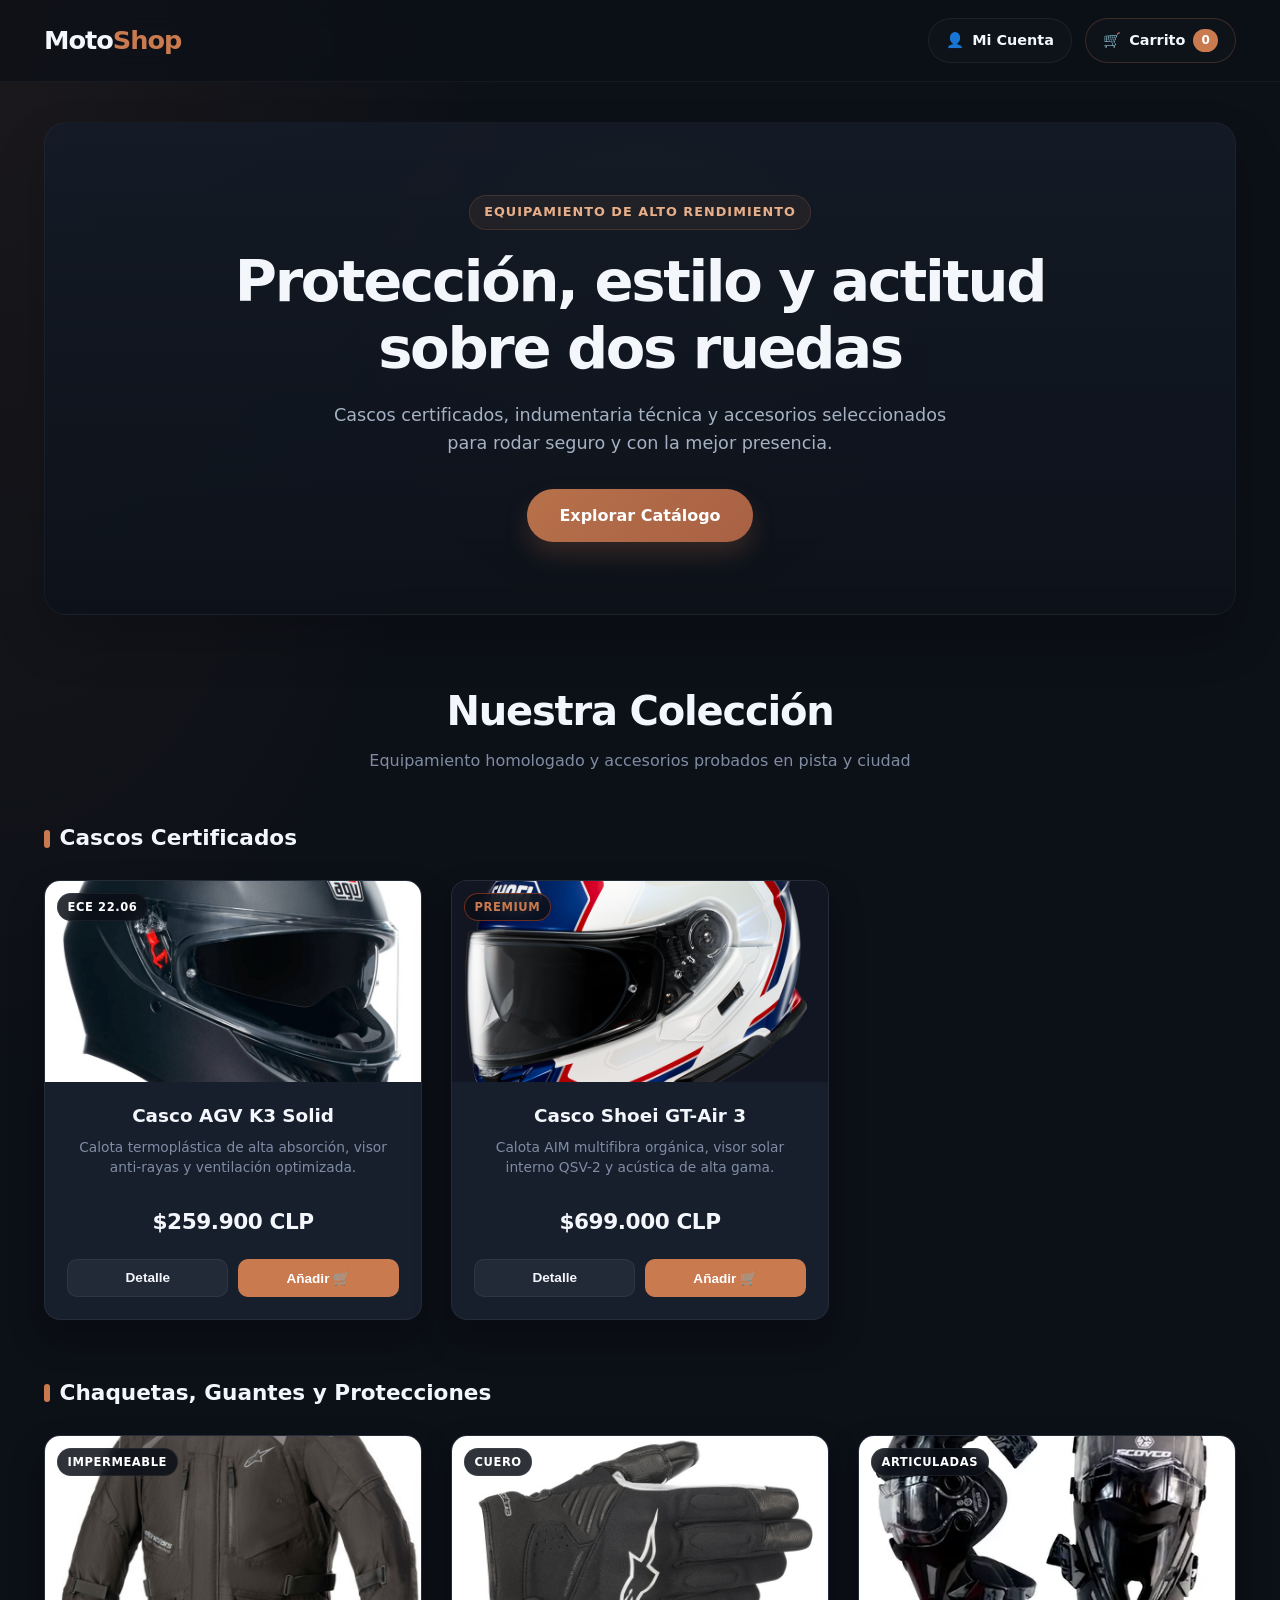
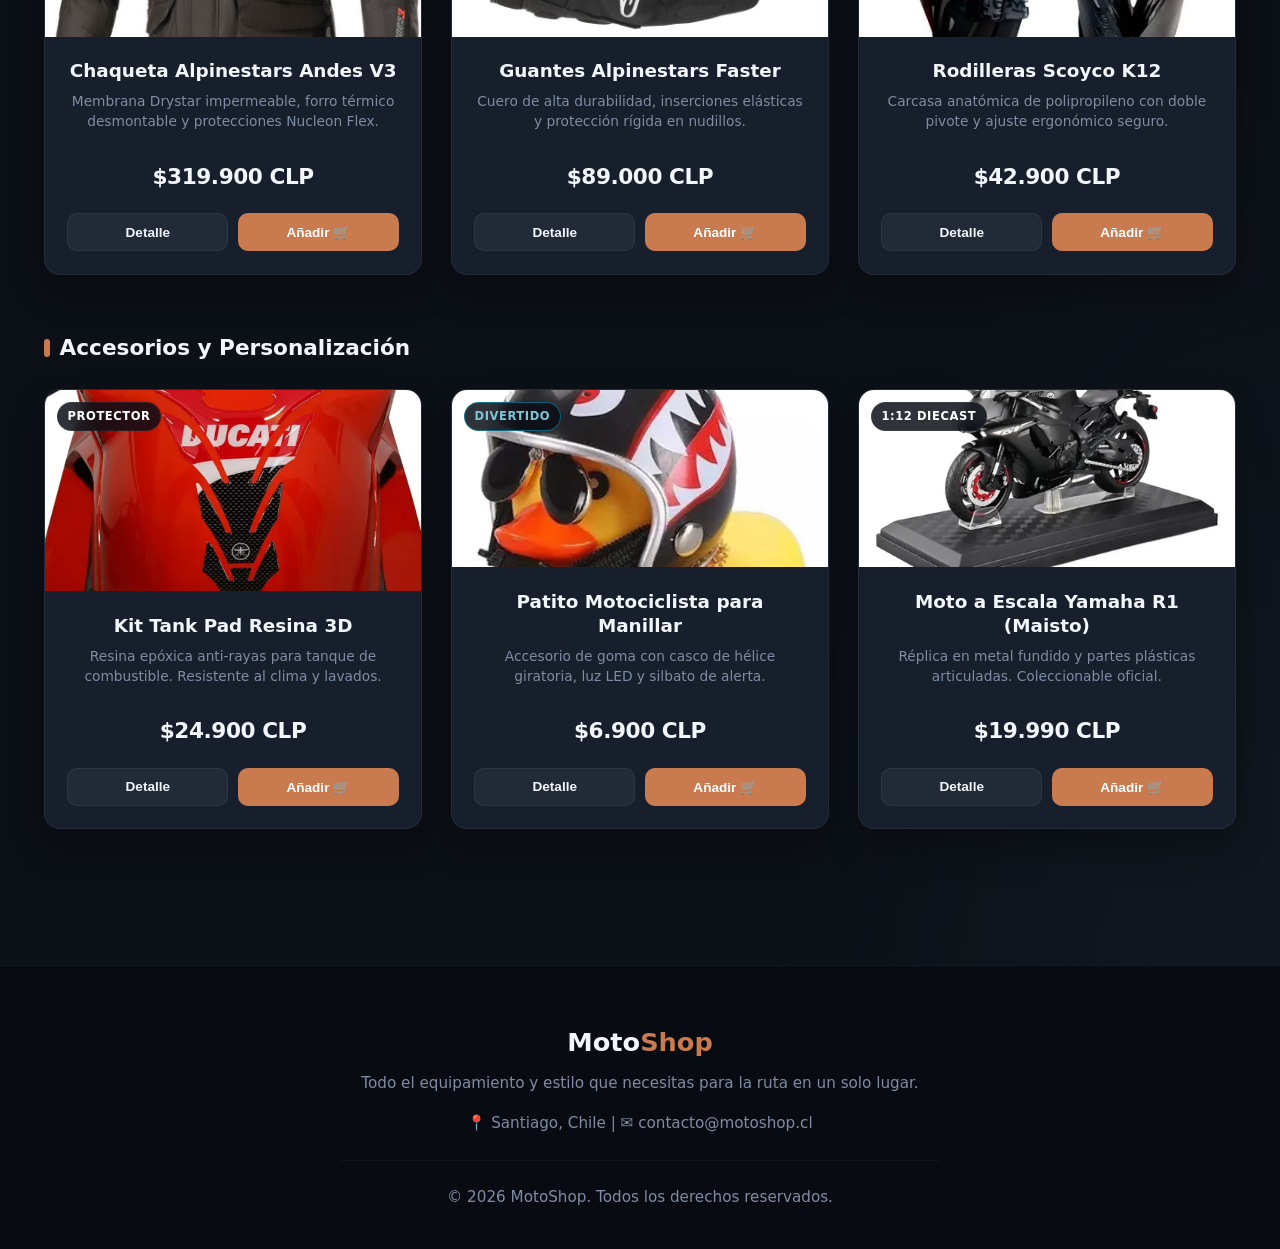
<file: index.html>
<!DOCTYPE html>
<html lang="es-CL">
<head>
    <meta charset="UTF-8">
    <meta name="viewport" content="width=device-width, initial-scale=1.0">
    <link rel="stylesheet" href="css/style.css">
    <script src="js/main.js" defer></script>
    <title>MotoShop - Equipamiento y Accesorios para Motos</title>
</head>
<body id="top">

    <header>
        <nav>
            <a href="#top" class="brand">
                Moto<span>Shop</span>
            </a>

            <div class="user-actions">
                <a href="cuenta.html" class="btn-user" title="Iniciar sesión o Registrarse">
                    <span>👤</span> Mi Cuenta
                </a>
                <a href="carrito.html" class="btn-cart" title="Ver Carrito de Compras">
                    <span>🛒</span> Carrito <span id="contador-carrito">0</span>
                </a>
            </div>
        </nav>
    </header>

    <main>
        <section class="hero">
            <span class="hero-tag">Equipamiento de alto rendimiento</span>
            <h2>Protección, estilo y actitud sobre dos ruedas</h2>
            <p>Cascos certificados, indumentaria técnica y accesorios seleccionados para rodar seguro y con la mejor presencia.</p>
            <a href="#catalogo" class="btn-hero">Explorar Catálogo</a>
        </section>

        <section id="catalogo">
            <div class="section-title">
                <h2>Nuestra Colección</h2>
                <p>Equipamiento homologado y accesorios probados en pista y ciudad</p>
            </div>

            <section class="category-block">
                <h3>Cascos Certificados</h3>
                <div class="products-grid">
                    
                    <article class="product-card">
                        <div class="img-wrapper">
                            <span class="badge">ECE 22.06</span>
                            <img src="img/Casco AGV K3 Solid.png" alt="Casco integral AGV K3 Negro Mate">
                        </div>
                        <div class="card-content">
                            <h4>Casco AGV K3 Solid</h4>
                            <p class="specs">Calota termoplástica de alta absorción, visor anti-rayas y ventilación optimizada.</p>
                            <p class="price">$259.900 CLP</p>
                            <div class="card-actions">
                                <button type="button" class="btn-secondary">Detalle</button>
                                <button type="button" class="btn-primary">Añadir 🛒</button>
                            </div>
                        </div>
                    </article>

                    <article class="product-card">
                        <div class="img-wrapper">
                            <span class="badge premium">Premium</span>
                            <img src="img/Casco Shoei GT-Air 3.png" alt="Casco Shoei GT-Air 3">
                        </div>
                        <div class="card-content">
                            <h4>Casco Shoei GT-Air 3</h4>
                            <p class="specs">Calota AIM multifibra orgánica, visor solar interno QSV-2 y acústica de alta gama.</p>
                            <p class="price">$699.000 CLP</p>
                            <div class="card-actions">
                                <button type="button" class="btn-secondary">Detalle</button>
                                <button type="button" class="btn-primary">Añadir 🛒</button>
                            </div>
                        </div>
                    </article>

                </div>
            </section>

            <section class="category-block">
                <h3>Chaquetas, Guantes y Protecciones</h3>
                <div class="products-grid">
                    
                    <article class="product-card">
                        <div class="img-wrapper">
                            <span class="badge">Impermeable</span>
                            <img src="img/Chaqueta Alpinestar Andes V3.jpg" alt="Chaqueta Alpinestars Andes V3">
                        </div>
                        <div class="card-content">
                            <h4>Chaqueta Alpinestars Andes V3</h4>
                            <p class="specs">Membrana Drystar impermeable, forro térmico desmontable y protecciones Nucleon Flex.</p>
                            <p class="price">$319.900 CLP</p>
                            <div class="card-actions">
                                <button type="button" class="btn-secondary">Detalle</button>
                                <button type="button" class="btn-primary">Añadir 🛒</button>
                            </div>
                        </div>
                    </article>

                    <article class="product-card">
                        <div class="img-wrapper">
                            <span class="badge">Cuero</span>
                            <img src="img/Guantes Alpinestars Faster.jpg" alt="Guantes Alpinestars Faster">
                        </div>
                        <div class="card-content">
                            <h4>Guantes Alpinestars Faster</h4>
                            <p class="specs">Cuero de alta durabilidad, inserciones elásticas y protección rígida en nudillos.</p>
                            <p class="price">$89.000 CLP</p>
                            <div class="card-actions">
                                <button type="button" class="btn-secondary">Detalle</button>
                                <button type="button" class="btn-primary">Añadir 🛒</button>
                            </div>
                        </div>
                    </article>

                    <article class="product-card">
                        <div class="img-wrapper">
                            <span class="badge">Articuladas</span>
                            <img src="img/Rodilleras Scoyco K12.png" alt="Rodilleras Scoyco K12">
                        </div>
                        <div class="card-content">
                            <h4>Rodilleras Scoyco K12</h4>
                            <p class="specs">Carcasa anatómica de polipropileno con doble pivote y ajuste ergonómico seguro.</p>
                            <p class="price">$42.900 CLP</p>
                            <div class="card-actions">
                                <button type="button" class="btn-secondary">Detalle</button>
                                <button type="button" class="btn-primary">Añadir 🛒</button>
                            </div>
                        </div>
                    </article>

                </div>
            </section>

            <section class="category-block">
                <h3>Accesorios y Personalización</h3>
                <div class="products-grid">
                    
                    <article class="product-card">
                        <div class="img-wrapper">
                            <span class="badge">Protector</span>
                            <img src="img/Kit Tank Pad Resina 3D.png" alt="Kit Protectores de Estanque">
                        </div>
                        <div class="card-content">
                            <h4>Kit Tank Pad Resina 3D</h4>
                            <p class="specs">Resina epóxica anti-rayas para tanque de combustible. Resistente al clima y lavados.</p>
                            <p class="price">$24.900 CLP</p>
                            <div class="card-actions">
                                <button type="button" class="btn-secondary">Detalle</button>
                                <button type="button" class="btn-primary">Añadir 🛒</button>
                            </div>
                        </div>
                    </article>

                    <article class="product-card">
                        <div class="img-wrapper">
                            <span class="badge fun">Divertido</span>
                            <img src="img/Patito Motociclista para Manillar.png" alt="Patito motociclista de goma con casco y hélice">
                        </div>
                        <div class="card-content">
                            <h4>Patito Motociclista para Manillar</h4>
                            <p class="specs">Accesorio de goma con casco de hélice giratoria, luz LED y silbato de alerta.</p>
                            <p class="price">$6.900 CLP</p>
                            <div class="card-actions">
                                <button type="button" class="btn-secondary">Detalle</button>
                                <button type="button" class="btn-primary">Añadir 🛒</button>
                            </div>
                        </div>
                    </article>

                    <article class="product-card">
                        <div class="img-wrapper">
                            <span class="badge">1:12 Diecast</span>
                            <img src="img/Moto a Escala Yamaha R1 (Maisto).png" alt="Maqueta Yamaha YZF-R1 Maisto">
                        </div>
                        <div class="card-content">
                            <h4>Moto a Escala Yamaha R1 (Maisto)</h4>
                            <p class="specs">Réplica en metal fundido y partes plásticas articuladas. Coleccionable oficial.</p>
                            <p class="price">$19.990 CLP</p>
                            <div class="card-actions">
                                <button type="button" class="btn-secondary">Detalle</button>
                                <button type="button" class="btn-primary">Añadir 🛒</button>
                            </div>
                        </div>
                    </article>

                </div>
            </section>
        </section>
    </main>

    <footer id="contacto">
        <div class="footer-content">
            <h3>Moto<span>Shop</span></h3>
            <p>Todo el equipamiento y estilo que necesitas para la ruta en un solo lugar.</p>
            <p class="contact-info">📍 Santiago, Chile | ✉️ contacto@motoshop.cl</p>
            <p class="copyright">&copy; 2026 MotoShop. Todos los derechos reservados.</p>
        </div>
    </footer>

</body>
</html>
</file>
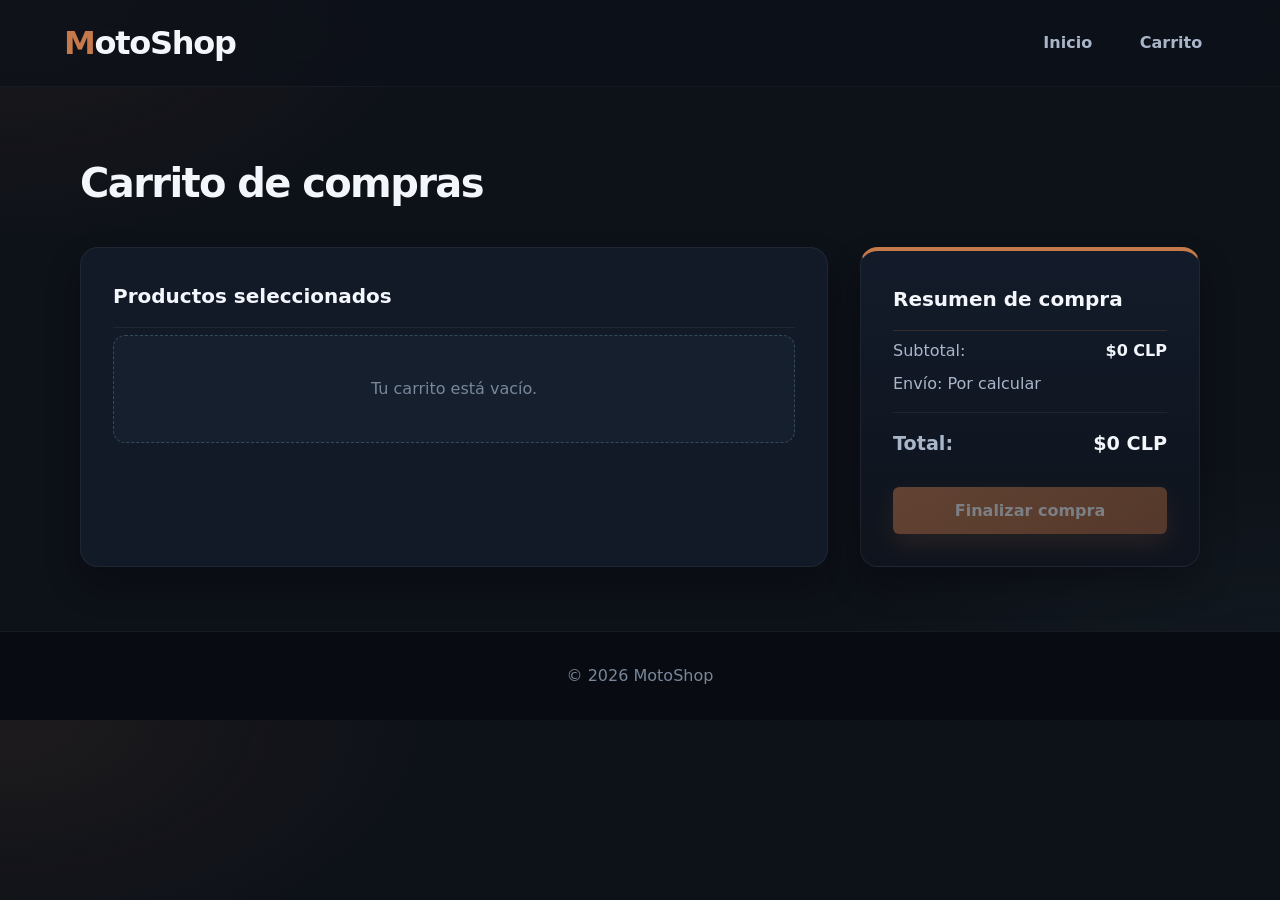
<file: carrito.html>
<!DOCTYPE html>
<html lang="es-CL">
<head>
	<meta charset="UTF-8">
	<meta name="viewport" content="width=device-width, initial-scale=1.0">
	<title>Carrito - MotoShop</title>
    <link rel="stylesheet" href="css/style-carrito.css">
	<script src="js/carrito.js" defer></script>
</head>
<body>
	<header>
		<h1>MotoShop</h1>

		<nav aria-label="Navegación principal">
			<a href="index.html">Inicio</a>
			<a href="carrito.html">Carrito</a>
		</nav>
	</header>

	<main>
		<h2>Carrito de compras</h2>

		<section aria-labelledby="productos-carrito">
			<h3 id="productos-carrito">Productos seleccionados</h3>
			<div id="carrito-productos"></div>
		</section>

		<aside aria-labelledby="resumen-compra">
			<h3 id="resumen-compra">Resumen de compra</h3>
			<p>Subtotal: <span id="subtotal-carrito">$0</span></p>
			<p>Envío: Por calcular</p>
			<p>Total: <span id="total-carrito">$0</span></p>
			<button type="button" id="finalizar-compra">Finalizar compra</button>
		</aside>
	</main>

	<section id="confirmacion-compra" class="confirmacion-compra" hidden aria-live="polite" aria-labelledby="titulo-confirmacion">
		<div class="confirmacion-contenido" role="dialog" aria-modal="true">
			<div class="check-exito" aria-hidden="true"><span>✓</span></div>
			<h2 id="titulo-confirmacion">¡Compra realizada!</h2>
			<p>Tu compra ha sido procesada correctamente.</p>
			<button type="button" id="cerrar-confirmacion">Continuar comprando</button>
		</div>
	</section>

	<footer>
		<p>&copy; 2026 MotoShop</p>
	</footer>
</body>
</html>
</file>
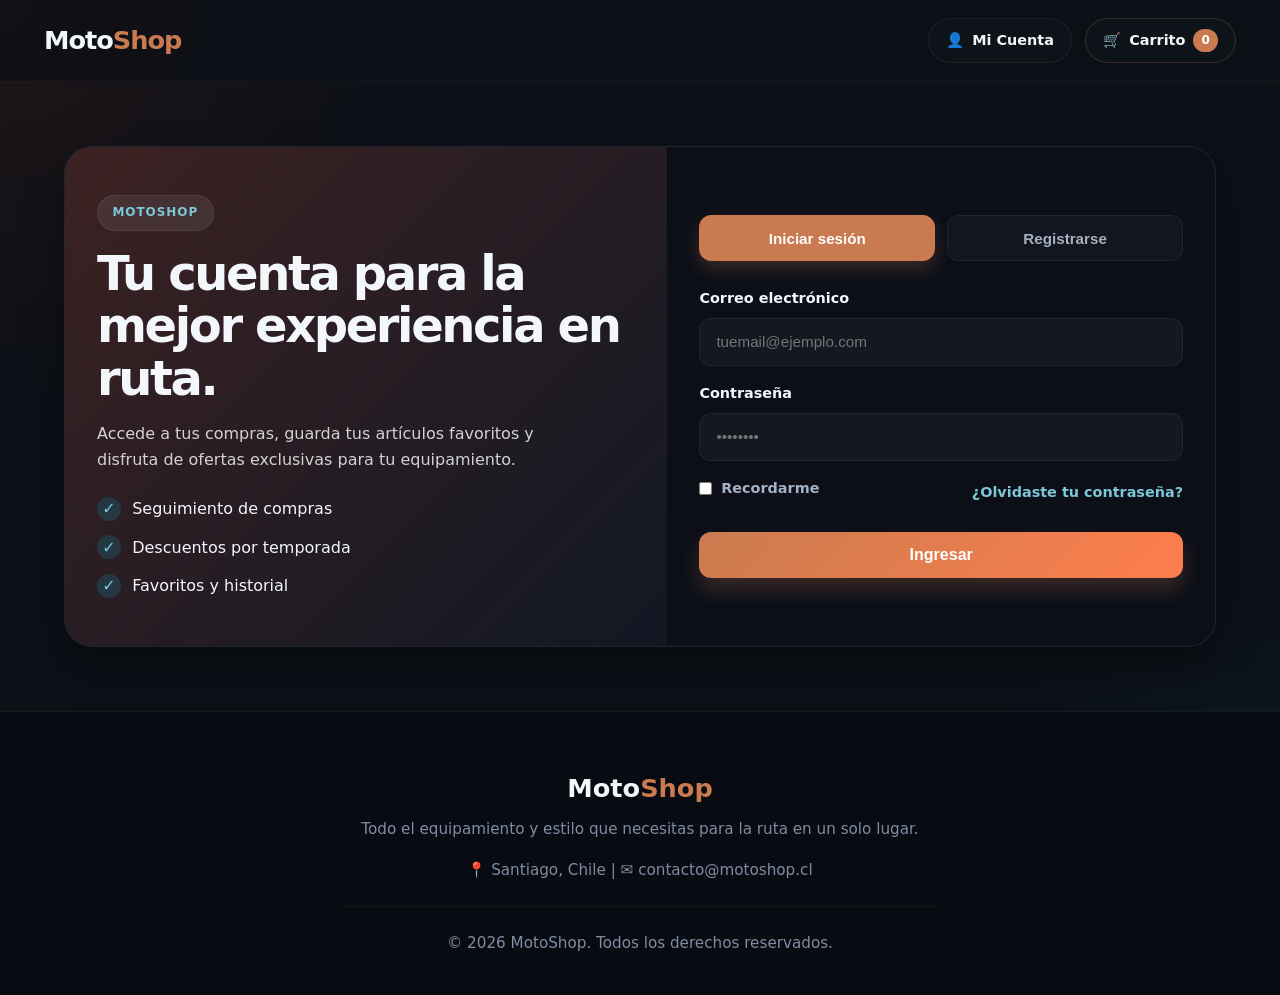
<file: cuenta.html>
<!DOCTYPE html>
<html lang="es-CL">
<head>
    <meta charset="UTF-8">
    <meta name="viewport" content="width=device-width, initial-scale=1.0">
    <link rel="stylesheet" href="css/style.css">
    <title>MotoShop - Mi Cuenta</title>
</head>
<body class="account-page">
    <header>
        <nav>
            <a href="index.html" class="brand">Moto<span>Shop</span></a>

            <div class="user-actions">
                <a href="cuenta.html" class="btn-user" title="Iniciar sesión o Registrarse">
                    <span>👤</span> Mi Cuenta
                </a>
                <a href="carrito.html" class="btn-cart" title="Ver Carrito de Compras">
                    <span>🛒</span> Carrito <span id="contador-carrito">0</span>
                </a>
            </div>
        </nav>
    </header>

    <main class="auth-page">
        <section class="auth-shell">
            <div class="auth-visual">
                <span class="eyebrow">MotoShop</span>
                <h1>Tu cuenta para la mejor experiencia en ruta.</h1>
                <p>Accede a tus compras, guarda tus artículos favoritos y disfruta de ofertas exclusivas para tu equipamiento.</p>

                <ul class="auth-benefits">
                    <li>Seguimiento de compras</li>
                    <li>Descuentos por temporada</li>
                    <li>Favoritos y historial</li>
                </ul>
            </div>

            <div class="auth-card">
                <div class="auth-tabs" role="tablist" aria-label="Opciones de cuenta">
                    <button type="button" class="tab-button active" data-tab="login" aria-selected="true">Iniciar sesión</button>
                    <button type="button" class="tab-button" data-tab="register" aria-selected="false">Registrarse</button>
                </div>

                <form class="auth-form active" id="login-form">
                    <div class="form-group">
                        <label for="login-email">Correo electrónico</label>
                        <input id="login-email" type="email" placeholder="tuemail@ejemplo.com" required>
                    </div>

                    <div class="form-group">
                        <label for="login-password">Contraseña</label>
                        <input id="login-password" type="password" placeholder="••••••••" required>
                    </div>

                    <div class="form-row-inline">
                        <label class="check-inline">
                            <input type="checkbox">
                            <span>Recordarme</span>
                        </label>
                        <a href="#" class="text-link">¿Olvidaste tu contraseña?</a>
                    </div>

                    <button type="submit" class="btn-submit">Ingresar</button>
                </form>

                <form class="auth-form" id="register-form">
                    <div class="input-row">
                        <div class="form-group">
                            <label for="register-name">Nombre</label>
                            <input id="register-name" type="text" placeholder="Tu nombre" required>
                        </div>
                        <div class="form-group">
                            <label for="register-lastname">Apellido</label>
                            <input id="register-lastname" type="text" placeholder="Tu apellido" required>
                        </div>
                    </div>

                    <div class="form-group">
                        <label for="register-email">Correo electrónico</label>
                        <input id="register-email" type="email" placeholder="tuemail@ejemplo.com" required>
                    </div>

                    <div class="input-row">
                        <div class="form-group">
                            <label for="register-password">Contraseña</label>
                            <input id="register-password" type="password" placeholder="Mínimo 8 caracteres" required>
                        </div>
                        <div class="form-group">
                            <label for="register-phone">Teléfono</label>
                            <input id="register-phone" type="tel" placeholder="+56 9 1234 5678">
                        </div>
                    </div>

                    <label class="check-inline register-check">
                        <input type="checkbox" required>
                        <span>Acepto términos y condiciones</span>
                    </label>

                    <button type="submit" class="btn-submit">Crear cuenta</button>
                </form>
            </div>
        </section>
    </main>

    <footer>
        <div class="footer-content">
            <h3>Moto<span>Shop</span></h3>
            <p>Todo el equipamiento y estilo que necesitas para la ruta en un solo lugar.</p>
            <p class="contact-info">📍 Santiago, Chile | ✉️ contacto@motoshop.cl</p>
            <p class="copyright">&copy; 2026 MotoShop. Todos los derechos reservados.</p>
        </div>
    </footer>

    <script>
        const tabButtons = document.querySelectorAll('.tab-button');
        const forms = document.querySelectorAll('.auth-form');

        const credencialesPorDefecto = [
            {
                email: 'admin@gmail.com',
                password: 'admin1212'
            }
        ];

        function obtenerUsuarios() {
            const guardados = JSON.parse(localStorage.getItem('motoshop-usuarios') || '[]');
            return [...credencialesPorDefecto, ...guardados];
        }

        function guardarUsuarios(usuarios) {
            localStorage.setItem('motoshop-usuarios', JSON.stringify(usuarios));
        }

        function mostrarSesionActiva() {
            const sesion = JSON.parse(localStorage.getItem('motoshop-sesion') || 'null');
            const authCard = document.querySelector('.auth-card');

            if (!authCard || !sesion || !sesion.email) return;

            authCard.innerHTML = `
                <div class="account-status">
                    <p class="status-label">Sesión activa</p>
                    <h3>Hola, ${sesion.displayName || sesion.email.split('@')[0]}</h3>
                    <p class="status-email">${sesion.email}</p>
                    <button type="button" class="logout-button" id="logout-button">Cerrar sesión</button>
                </div>
            `;

            const logoutButton = document.getElementById('logout-button');
            logoutButton?.addEventListener('click', () => {
                localStorage.removeItem('motoshop-sesion');
                window.location.reload();
            });
        }

        tabButtons.forEach((button) => {
            button.addEventListener('click', () => {
                const target = button.dataset.tab;

                tabButtons.forEach((btn) => {
                    const isActive = btn === button;
                    btn.classList.toggle('active', isActive);
                    btn.setAttribute('aria-selected', String(isActive));
                });

                forms.forEach((form) => {
                    form.classList.toggle('active', form.id === `${target}-form`);
                });
            });
        });

        const loginForm = document.getElementById('login-form');
        const registerForm = document.getElementById('register-form');

        loginForm.addEventListener('submit', (event) => {
            event.preventDefault();

            const email = document.getElementById('login-email').value.trim().toLowerCase();
            const password = document.getElementById('login-password').value.trim();
            const usuarios = obtenerUsuarios();
            const usuarioValido = usuarios.find((usuario) => usuario.email === email && usuario.password === password);

            if (usuarioValido) {
                const sesion = {
                    email: usuarioValido.email,
                    displayName: usuarioValido.email.split('@')[0]
                };

                localStorage.setItem('motoshop-sesion', JSON.stringify(sesion));
                window.location.href = 'index.html';
                return;
            }

            alert('Credenciales incorrectas. Prueba con admin@gmail.com / admin1212');
        });

        registerForm.addEventListener('submit', (event) => {
            event.preventDefault();

            const email = document.getElementById('register-email').value.trim().toLowerCase();
            const password = document.getElementById('register-password').value.trim();
            const nombre = document.getElementById('register-name').value.trim();
            const apellido = document.getElementById('register-lastname').value.trim();

            if (!email || !password || !nombre || !apellido) {
                alert('Completa todos los campos antes de registrarte.');
                return;
            }

            const usuarios = obtenerUsuarios();
            const existe = usuarios.some((usuario) => usuario.email === email);

            if (existe) {
                alert('Este correo ya está registrado. Intenta iniciar sesión.');
                return;
            }

            usuarios.push({ email, password });
            guardarUsuarios(usuarios);
            localStorage.setItem('motoshop-sesion', JSON.stringify({
                email,
                displayName: `${nombre} ${apellido}`
            }));
            window.location.href = 'index.html';
        });

        mostrarSesionActiva();
    </script>
</body>
</html>
</file>
<file: css/style.css>
:root {
    --bg-main: #0c1017;
    --bg-surface: #141b27;
    --bg-card: #171f2d;
    --bg-card-hover: #1c2738;

    --primary: #c97b4f;
    --primary-glow: rgba(201, 123, 79, 0.24);
    --secondary: #7cc7d8;

    --text-title: #f3f6fb;
    --text-body: #a5b2c3;
    --text-muted: #7f8ca3;

    --border: rgba(255, 255, 255, 0.06);
    --border-hover: rgba(201, 123, 79, 0.38);
    --radius-sm: 10px;
    --radius-md: 16px;
    --radius-lg: 22px;
    --shadow-card: 0 18px 35px rgba(0, 0, 0, 0.28);
}

* {
    box-sizing: border-box;
    margin: 0;
    padding: 0;
}

html {
    scroll-behavior: smooth;
}

body {
    font-family: system-ui, -apple-system, BlinkMacSystemFont, "Segoe UI", Roboto, sans-serif;
    background-color: var(--bg-main);
    background-image:
        radial-gradient(at top left, rgba(201, 123, 79, 0.08), transparent 28%),
        radial-gradient(at bottom right, rgba(124, 199, 216, 0.05), transparent 30%);
    color: var(--text-body);
    line-height: 1.6;
}

img {
    max-width: 100%;
    display: block;
}

a {
    color: inherit;
    text-decoration: none;
    transition: all 0.2s ease;
}

header {
    position: sticky;
    top: 0;
    z-index: 100;
    background: rgba(12, 16, 23, 0.72);
    backdrop-filter: blur(14px);
    -webkit-backdrop-filter: blur(14px);
    border-bottom: 1px solid rgba(255, 255, 255, 0.04);
}

nav {
    max-width: 1240px;
    margin: 0 auto;
    padding: 1.1rem 1.5rem;
    display: flex;
    align-items: center;
    justify-content: space-between;
    gap: 1.5rem;
}

.brand {
    font-size: 1.6rem;
    font-weight: 900;
    color: var(--text-title);
    letter-spacing: -0.04em;
    cursor: pointer;
}

.brand span {
    color: var(--primary);
}

.brand:hover {
    opacity: 0.9;
}

.user-actions {
    display: flex;
    align-items: center;
    gap: 0.8rem;
}

.btn-user, .btn-cart {
    display: inline-flex;
    align-items: center;
    gap: 0.5rem;
    padding: 0.62rem 1.08rem;
    font-size: 0.9rem;
    font-weight: 600;
    border-radius: 999px;
    border: 1px solid rgba(255, 255, 255, 0.06);
    background: rgba(255, 255, 255, 0.015);
    color: var(--text-title);
}

.btn-user:hover {
    background: rgba(255, 255, 255, 0.04);
    border-color: rgba(255, 255, 255, 0.12);
    color: var(--text-title);
}

.btn-user.is-logged {
    background: rgba(201, 123, 79, 0.1);
    border-color: rgba(201, 123, 79, 0.25);
    color: var(--text-title);
}

.user-menu-wrap {
    position: relative;
    display: inline-flex;
    align-items: center;
}

.user-menu-panel {
    position: absolute;
    top: calc(100% + 10px);
    right: 0;
    min-width: 180px;
    background: rgba(17, 22, 30, 0.96);
    border: 1px solid rgba(255, 255, 255, 0.06);
    border-radius: 14px;
    padding: 0.5rem;
    box-shadow: 0 18px 30px rgba(0, 0, 0, 0.28);
    display: none;
    flex-direction: column;
    gap: 0.35rem;
    z-index: 30;
}

.user-menu-wrap.open .user-menu-panel {
    display: flex;
}

.menu-item {
    background: rgba(255, 255, 255, 0.02);
    border: 1px solid transparent;
    border-radius: 10px;
    color: var(--text-title);
    padding: 0.7rem 0.8rem;
    text-align: left;
    font-size: 0.88rem;
    font-weight: 600;
    cursor: pointer;
    transition: all 0.2s ease;
}

.menu-item:hover {
    background: rgba(255, 255, 255, 0.04);
    border-color: rgba(255, 255, 255, 0.08);
}

.logout-option {
    color: #e5b5a0;
}

.compras-panel {
    position: fixed;
    top: 86px;
    right: 28px;
    width: min(420px, calc(100vw - 32px));
    max-height: 70vh;
    overflow: auto;
    background: rgba(12, 16, 23, 0.98);
    border: 1px solid rgba(255, 255, 255, 0.08);
    border-radius: 18px;
    box-shadow: 0 25px 55px rgba(0, 0, 0, 0.35);
    padding: 1rem;
    z-index: 120;
}

.compras-header {
    display: flex;
    align-items: center;
    justify-content: space-between;
    gap: 1rem;
    padding-bottom: 0.8rem;
    border-bottom: 1px solid rgba(255, 255, 255, 0.06);
    margin-bottom: 0.9rem;
}

.compras-kicker {
    font-size: 0.7rem;
    letter-spacing: 0.1em;
    text-transform: uppercase;
    color: var(--primary);
    margin: 0 0 0.25rem;
}

.compras-header h3 {
    margin: 0;
    font-size: 1.2rem;
    color: var(--text-title);
}

.compras-close {
    border: none;
    background: rgba(255, 255, 255, 0.04);
    color: var(--text-title);
    width: 32px;
    height: 32px;
    border-radius: 999px;
    font-size: 1.4rem;
    cursor: pointer;
}

.compras-vacia {
    color: var(--text-body);
    font-size: 0.92rem;
    margin: 0.5rem 0 0.75rem;
}

.compras-lista {
    display: flex;
    flex-direction: column;
    gap: 0.85rem;
}

.compra-item {
    background: rgba(255, 255, 255, 0.02);
    border: 1px solid rgba(255, 255, 255, 0.06);
    border-radius: 12px;
    padding: 0.8rem 0.8rem 0.65rem;
}

.compra-item-header,
.compra-total-row,
.compra-productos li {
    display: flex;
    align-items: center;
    justify-content: space-between;
    gap: 0.75rem;
}

.compra-item-header {
    margin-bottom: 0.55rem;
    font-size: 0.78rem;
    color: var(--text-body);
}

.compra-item-header strong {
    color: var(--text-title);
    font-size: 0.8rem;
}

.compra-productos {
    list-style: none;
    margin: 0;
    padding: 0;
    display: flex;
    flex-direction: column;
    gap: 0.42rem;
}

.compra-productos li {
    color: var(--text-body);
    font-size: 0.82rem;
    line-height: 1.4;
}

.compra-total-row {
    margin-top: 0.7rem;
    padding-top: 0.6rem;
    border-top: 1px solid rgba(255, 255, 255, 0.05);
    color: var(--text-title);
    font-size: 0.82rem;
}

.btn-cart {
    border-color: rgba(201, 123, 79, 0.24);
    color: var(--text-title);
}

.btn-cart:hover {
    background: linear-gradient(135deg, rgba(201, 123, 79, 0.18), rgba(201, 123, 79, 0.06));
    box-shadow: 0 10px 20px rgba(0, 0, 0, 0.18);
    border-color: rgba(201, 123, 79, 0.3);
}

#contador-carrito {
    background: var(--primary);
    color: #fff;
    font-size: 0.75rem;
    font-weight: 800;
    padding: 0.15rem 0.5rem;
    border-radius: 999px;
}

.btn-cart:hover #contador-carrito {
    background: #fff;
    color: var(--primary);
}

main {
    max-width: 1240px;
    margin: 0 auto;
    padding: 2.5rem 1.5rem 5rem;
}

.hero {
    text-align: center;
    padding: 4.5rem 1.5rem;
    background:
        linear-gradient(180deg, rgba(20, 27, 39, 0.92) 0%, rgba(13, 18, 26, 0.96) 100%),
        radial-gradient(circle at center, rgba(201, 123, 79, 0.12) 0%, transparent 62%);
    border: 1px solid rgba(255, 255, 255, 0.04);
    border-radius: var(--radius-lg);
    box-shadow: 0 24px 50px rgba(0, 0, 0, 0.18);
    margin-bottom: 4rem;
}

.hero-tag {
    display: inline-block;
    background: rgba(201, 123, 79, 0.08);
    color: #e8b08a;
    font-size: 0.8rem;
    font-weight: 700;
    letter-spacing: 0.08em;
    text-transform: uppercase;
    padding: 0.4rem 0.9rem;
    border-radius: 999px;
    border: 1px solid rgba(201, 123, 79, 0.2);
    margin-bottom: 1.2rem;
}

.hero h2 {
    font-size: clamp(2.2rem, 5vw, 3.6rem);
    color: var(--text-title);
    font-weight: 900;
    letter-spacing: -0.04em;
    line-height: 1.15;
    max-width: 820px;
    margin: 0 auto 1.2rem;
}

.hero p {
    font-size: 1.1rem;
    max-width: 650px;
    margin: 0 auto 2rem;
    color: var(--text-body);
}

.btn-hero {
    display: inline-block;
    background: linear-gradient(135deg, rgba(201, 123, 79, 0.9), rgba(185, 105, 72, 0.9));
    color: #fff;
    font-weight: 700;
    padding: 0.85rem 2rem;
    border-radius: 999px;
    box-shadow: 0 12px 24px rgba(201, 123, 79, 0.2);
}

.btn-hero:hover {
    transform: translateY(-2px);
    box-shadow: 0 14px 28px rgba(201, 123, 79, 0.25);
}

.section-title {
    text-align: center;
    margin-bottom: 3rem;
}

.section-title h2 {
    font-size: clamp(1.8rem, 3.5vw, 2.5rem);
    color: var(--text-title);
    font-weight: 800;
    letter-spacing: -0.03em;
}

.section-title p {
    color: var(--text-muted);
    font-size: 1rem;
    margin-top: 0.3rem;
}

.category-block {
    margin-bottom: 3.5rem;
}

.category-block h3 {
    font-size: 1.35rem;
    color: var(--text-title);
    margin-bottom: 1.5rem;
    display: flex;
    align-items: center;
    gap: 0.6rem;
}

.category-block h3::before {
    content: "";
    display: inline-block;
    width: 6px;
    height: 18px;
    background: var(--primary);
    border-radius: 4px;
}

.products-grid {
    display: grid;
    grid-template-columns: repeat(auto-fill, minmax(280px, 1fr));
    gap: 1.8rem;
    justify-content: center;
}

/* Contenedor 3D de la tarjeta */
.product-card {
    perspective: 1200px;
    background: transparent;
    border: none;
    border-radius: var(--radius-md);
    min-height: 440px;
}

.product-card-inner {
    position: relative;
    width: 100%;
    height: 100%;
    transform-style: preserve-3d;
    transition: transform 0.7s cubic-bezier(0.4, 0.2, 0.2, 1);
}

.product-card.is-flipped .product-card-inner {
    transform: rotateY(180deg);
}

.product-card-face {
    position: absolute;
    inset: 0;
    width: 100%;
    height: 100%;
    backface-visibility: hidden;
    -webkit-backface-visibility: hidden;
    border-radius: var(--radius-md);
    border: 1px solid var(--border);
    box-shadow: var(--shadow-card);
}

/* Cara Frontal */
.product-card-front {
    background: var(--bg-card);
    display: flex;
    flex-direction: column;
    overflow: hidden;
    transition: border-color 0.25s ease;
}

.product-card:hover .product-card-front {
    border-color: var(--border-hover);
}

/* Cara Trasera */
.product-card-back {
    transform: rotateY(180deg);
    background: linear-gradient(145deg, #182030, #0e1420);
    border-color: var(--border-hover);
    padding: 1.8rem 1.4rem;
    display: flex;
    flex-direction: column;
    justify-content: center;
    align-items: center;
    text-align: center;
}

.detail-panel {
    display: flex;
    flex-direction: column;
    align-items: center;
    gap: 1.1rem;
}

.detail-panel h5 {
    font-size: 1.25rem;
    color: var(--text-title);
    font-weight: 800;
}

.detail-panel p {
    font-size: 0.92rem;
    color: var(--text-body);
    line-height: 1.55;
}

.detail-panel .detail-price {
    font-size: 1.3rem;
    font-weight: 800;
    color: var(--primary);
}

.detail-panel .btn-close {
    background: rgba(255, 255, 255, 0.08);
    color: var(--text-title);
    border: 1px solid var(--border);
    border-radius: 999px;
    padding: 0.6rem 1.4rem;
    font-weight: 700;
    cursor: pointer;
    transition: 0.2s ease;
}

.detail-panel .btn-close:hover {
    background: var(--primary);
    border-color: var(--primary);
    box-shadow: 0 4px 15px var(--primary-glow);
}

.img-wrapper {
    position: relative;
    width: 100%;
    height: 220px;
    background: #111622;
    overflow: hidden;
}

.img-wrapper img {
    width: 100%;
    height: 100%;
    object-fit: cover;
    transition: transform 0.35s ease;
}

.product-card:hover .img-wrapper img {
    transform: scale(1.05);
}

.badge {
    position: absolute;
    top: 12px;
    left: 12px;
    background: rgba(11, 15, 23, 0.85);
    border: 1px solid var(--border);
    backdrop-filter: blur(6px);
    color: #fff;
    font-size: 0.72rem;
    font-weight: 700;
    padding: 0.25rem 0.6rem;
    border-radius: 999px;
    text-transform: uppercase;
    letter-spacing: 0.05em;
}

.badge.premium {
    border-color: rgba(255, 87, 34, 0.4);
    color: var(--primary);
}

.badge.fun {
    border-color: rgba(0, 210, 255, 0.4);
    color: var(--secondary);
}

.card-content {
    padding: 1.4rem;
    display: flex;
    flex-direction: column;
    text-align: center;
    flex-grow: 1;
}

.card-content h4 {
    font-size: 1.15rem;
    color: var(--text-title);
    font-weight: 700;
    margin-bottom: 0.6rem;
    line-height: 1.3;
}

.card-content .specs {
    font-size: 0.86rem;
    color: var(--text-muted);
    line-height: 1.45;
    margin-bottom: 1.2rem;
    min-height: 48px;
}

.card-content .price {
    font-size: 1.35rem;
    font-weight: 800;
    color: var(--text-title);
    margin-bottom: 1.2rem;
    letter-spacing: -0.02em;
}

.card-actions {
    display: grid;
    grid-template-columns: 1fr 1fr;
    gap: 0.6rem;
    margin-top: auto;
}

.card-actions button {
    border: none;
    padding: 0.65rem 0.5rem;
    border-radius: var(--radius-sm);
    font-size: 0.85rem;
    font-weight: 700;
    cursor: pointer;
    transition: all 0.2s ease;
}

.btn-secondary {
    background: rgba(255, 255, 255, 0.05);
    color: var(--text-title);
    border: 1px solid var(--border) !important;
}

.btn-secondary:hover {
    background: rgba(255, 255, 255, 0.12);
}

.btn-primary {
    background: var(--primary);
    color: #fff;
}

.btn-primary:hover {
    background: #ff6e40;
    box-shadow: 0 4px 15px var(--primary-glow);
}

.auth-notice {
    position: fixed;
    top: 5.5rem;
    right: 1.5rem;
    z-index: 200;
    display: flex;
    align-items: flex-start;
    gap: 0.85rem;
    width: min(390px, calc(100% - 2rem));
    padding: 1.1rem 1.15rem;
    color: var(--text-title);
    background: rgba(18, 24, 36, 0.96);
    border: 1px solid rgba(255, 87, 34, 0.4);
    border-left: 4px solid var(--primary);
    border-radius: var(--radius-sm);
    box-shadow: 0 14px 30px rgba(0, 0, 0, 0.35);
    animation: noticeIn 0.25s ease-out;
}

.auth-notice-icon {
    display: grid;
    flex: 0 0 auto;
    place-items: center;
    width: 2rem;
    height: 2rem;
    background: rgba(255, 87, 34, 0.14);
    border-radius: 50%;
}

.auth-notice p {
    margin: 0.25rem 0 0.75rem;
    color: var(--text-body);
    font-size: 0.88rem;
}

.auth-notice-action {
    padding: 0.45rem 0.75rem;
    color: #fff;
    font: inherit;
    font-size: 0.82rem;
    font-weight: 700;
    background: var(--primary);
    border: 0;
    border-radius: var(--radius-sm);
    cursor: pointer;
}

.auth-notice-action:hover,
.auth-notice-action:focus-visible {
    background: #ff6e40;
}

.auth-notice-close {
    position: absolute;
    top: 0.45rem;
    right: 0.55rem;
    padding: 0.1rem 0.35rem;
    color: var(--text-muted);
    font-size: 1.25rem;
    line-height: 1;
    background: transparent;
    border: 0;
    cursor: pointer;
}

.auth-notice-close:hover,
.auth-notice-close:focus-visible {
    color: var(--text-title);
}

@keyframes noticeIn {
    from { opacity: 0; transform: translateY(-12px); }
    to { opacity: 1; transform: translateY(0); }
}

@media (prefers-reduced-motion: reduce) {
    .auth-notice {
        animation: none;
    }
}

footer {
    border-top: 1px solid var(--border);
    background: #080b11;
    padding: 3.5rem 1.5rem 2.5rem;
    text-align: center;
}

.footer-content {
    max-width: 600px;
    margin: 0 auto;
}

.footer-content h3 {
    font-size: 1.6rem;
    color: var(--text-title);
    font-weight: 900;
    margin-bottom: 0.5rem;
}

.footer-content h3 span {
    color: var(--primary);
}

.footer-content p {
    font-size: 0.95rem;
    color: var(--text-muted);
}

.contact-info {
    margin: 1rem 0;
    font-size: 0.9rem;
    color: var(--text-body);
}

.copyright {
    font-size: 0.8rem;
    color: var(--text-muted);
    border-top: 1px solid rgba(255, 255, 255, 0.04);
    padding-top: 1.5rem;
    margin-top: 1.5rem;
}

.account-page {
    background:
        radial-gradient(circle at top left, rgba(255, 87, 34, 0.08), transparent 25%),
        radial-gradient(circle at bottom right, rgba(0, 210, 255, 0.08), transparent 25%),
        var(--bg-main);
}

.auth-page {
    max-width: 1200px;
    margin: 0 auto;
    padding: 4rem 1.5rem;
}

.auth-shell {
    display: grid;
    grid-template-columns: 1.1fr 1fr;
    background: rgba(18, 24, 36, 0.9);
    border: 1px solid var(--border);
    border-radius: 28px;
    overflow: hidden;
    box-shadow: 0 20px 40px rgba(0, 0, 0, 0.35);
}

.auth-visual {
    background:
        linear-gradient(135deg, rgba(255, 87, 34, 0.18), rgba(17, 24, 36, 0.92)),
        url('https://images.unsplash.com/photo-1558980664-10e7170b5df9?auto=format&fit=crop&w=1200&q=80') center/cover no-repeat;
    padding: 3rem 2rem;
    display: flex;
    flex-direction: column;
    justify-content: center;
}

.eyebrow {
    display: inline-flex;
    align-self: flex-start;
    margin-bottom: 1rem;
    padding: 0.45rem 0.9rem;
    border-radius: 999px;
    background: rgba(255, 255, 255, 0.08);
    border: 1px solid rgba(255, 255, 255, 0.08);
    color: var(--secondary);
    font-size: 0.75rem;
    font-weight: 800;
    letter-spacing: 0.08em;
    text-transform: uppercase;
}

.auth-visual h1 {
    font-size: clamp(2rem, 4vw, 3rem);
    color: var(--text-title);
    line-height: 1.1;
    letter-spacing: -0.05em;
    margin-bottom: 1rem;
}

.auth-visual p {
    color: rgba(255, 255, 255, 0.8);
    font-size: 1rem;
    max-width: 500px;
}

.auth-benefits {
    list-style: none;
    margin-top: 1.5rem;
    display: grid;
    gap: 0.8rem;
}

.auth-benefits li {
    color: var(--text-title);
    display: flex;
    align-items: center;
    gap: 0.7rem;
}

.auth-benefits li::before {
    content: "✓";
    width: 24px;
    height: 24px;
    display: inline-flex;
    align-items: center;
    justify-content: center;
    border-radius: 50%;
    background: rgba(0, 210, 255, 0.14);
    color: var(--secondary);
    font-weight: 900;
}

.auth-card {
    padding: 2rem;
    background: rgba(11, 15, 23, 0.85);
    display: flex;
    flex-direction: column;
    justify-content: center;
}

.auth-tabs {
    display: grid;
    grid-template-columns: 1fr 1fr;
    gap: 0.75rem;
    margin-bottom: 1.6rem;
}

.tab-button {
    padding: 0.85rem 1rem;
    border: 1px solid var(--border);
    border-radius: 12px;
    background: rgba(255, 255, 255, 0.03);
    color: var(--text-body);
    font-size: 0.95rem;
    font-weight: 700;
    cursor: pointer;
    transition: all 0.2s ease;
}

.tab-button.active {
    background: var(--primary);
    border-color: var(--primary);
    color: #fff;
    box-shadow: 0 8px 18px var(--primary-glow);
}

.auth-form {
    display: none;
    animation: formFade 0.35s ease;
}

.auth-form.active {
    display: block;
}

@keyframes formFade {
    from {
        opacity: 0;
        transform: translateY(8px);
    }
    to {
        opacity: 1;
        transform: translateY(0);
    }
}

.form-group {
    margin-bottom: 1rem;
}

.label,
label {
    display: block;
    margin-bottom: 0.5rem;
    color: var(--text-title);
    font-size: 0.9rem;
    font-weight: 700;
}

input {
    width: 100%;
    border: 1px solid var(--border);
    background: rgba(255, 255, 255, 0.04);
    color: var(--text-title);
    border-radius: 12px;
    padding: 0.9rem 1rem;
    font-size: 0.95rem;
    outline: none;
    transition: border-color 0.2s ease, box-shadow 0.2s ease;
}

input:focus {
    border-color: rgba(255, 87, 34, 0.7);
    box-shadow: 0 0 0 3px rgba(255, 87, 34, 0.12);
}

.input-row {
    display: grid;
    grid-template-columns: repeat(2, minmax(0, 1fr));
    gap: 1rem;
}

.form-row-inline {
    display: flex;
    justify-content: space-between;
    align-items: center;
    margin: 0.8rem 0 1.5rem;
    gap: 1rem;
    flex-wrap: wrap;
}

.check-inline {
    display: inline-flex;
    align-items: center;
    gap: 0.55rem;
    color: var(--text-body);
    font-size: 0.9rem;
}

.check-inline input {
    width: auto;
    margin: 0;
}

.text-link {
    color: var(--secondary);
    font-size: 0.9rem;
    font-weight: 700;
}

.register-check {
    margin: 0.9rem 0 1.5rem;
}

.btn-submit {
    width: 100%;
    border: none;
    border-radius: 12px;
    padding: 0.9rem 1rem;
    font-size: 1rem;
    font-weight: 800;
    color: #fff;
    background: linear-gradient(135deg, var(--primary), #ff7e4d);
    cursor: pointer;
    transition: transform 0.2s ease, box-shadow 0.2s ease;
    box-shadow: 0 12px 20px var(--primary-glow);
}

.btn-submit:hover {
    transform: translateY(-2px);
    box-shadow: 0 16px 24px var(--primary-glow);
}

.account-status {
    display: flex;
    flex-direction: column;
    align-items: center;
    justify-content: center;
    gap: 0.8rem;
    min-height: 280px;
    text-align: center;
    padding: 1rem;
}

.status-label {
    display: inline-block;
    background: rgba(255, 87, 34, 0.12);
    color: var(--primary);
    font-size: 0.75rem;
    font-weight: 800;
    letter-spacing: 0.08em;
    text-transform: uppercase;
    padding: 0.45rem 0.8rem;
    border-radius: 999px;
    border: 1px solid rgba(255, 87, 34, 0.25);
}

.account-status h3 {
    color: var(--text-title);
    font-size: clamp(1.8rem, 3vw, 2.4rem);
    letter-spacing: -0.04em;
}

.status-email {
    color: var(--text-body);
    font-size: 0.95rem;
}

.logout-button {
    margin-top: 0.5rem;
    border: none;
    border-radius: 999px;
    background: rgba(255, 255, 255, 0.06);
    color: var(--text-title);
    padding: 0.75rem 1.3rem;
    font-weight: 700;
    cursor: pointer;
    transition: 0.2s ease;
}

.logout-button:hover {
    background: var(--primary);
    box-shadow: 0 10px 18px var(--primary-glow);
}

@media (max-width: 760px) {
    .auth-shell {
        grid-template-columns: 1fr;
    }

    .auth-visual {
        min-height: 250px;
    }
}

@media (max-width: 540px) {
    nav {
        flex-direction: column;
        gap: 0.9rem;
    }

    .products-grid {
        grid-template-columns: 1fr;
    }

    .card-actions {
        grid-template-columns: 1fr;
    }

    .user-actions {
        width: 100%;
        justify-content: center;
    }

    .input-row {
        grid-template-columns: 1fr;
    }

    .auth-card,
    .auth-visual {
        padding: 1.4rem 1rem;
    }
}
</file>
<file: css/style-carrito.css>
:root {
	--color-fondo: #0d1118;
	--color-superficie: #131b2a;
	--color-tarjeta: #171f2d;
	--color-tarjeta-hover: #1d2940;
	--color-texto: #f3f6fb;
	--color-texto-suave: #a9b6c9;
	--color-texto-muted: #78879a;
	--color-principal: #c67a4c;
	--color-principal-oscuro: #a9653b;
	--color-acento: #81d4e8;
	--color-borde: rgba(255, 255, 255, 0.06);
	--sombra: 0 18px 35px rgba(0, 0, 0, 0.24);
	--resplandor: rgba(198, 122, 76, 0.28);
}

* {
	box-sizing: border-box;
	margin: 0;
	padding: 0;
}

body {
	font-family: system-ui, -apple-system, BlinkMacSystemFont, "Segoe UI", sans-serif;
	line-height: 1.6;
	color: var(--color-texto);
	background:
		radial-gradient(at top left, rgba(198, 122, 76, 0.09), transparent 24%),
		radial-gradient(at bottom right, rgba(129, 212, 232, 0.05), transparent 26%),
		var(--color-fondo);
}

header {
	position: sticky;
	top: 0;
	z-index: 10;
	display: flex;
	align-items: center;
	justify-content: space-between;
	gap: 1.5rem;
	padding: 1.1rem clamp(1rem, 5vw, 5rem);
	background: rgba(13, 17, 24, 0.75);
	border-bottom: 1px solid rgba(255, 255, 255, 0.04);
	backdrop-filter: blur(14px);
}

header h1 {
	font-size: clamp(1.5rem, 3vw, 2rem);
	font-weight: 900;
	letter-spacing: -0.04em;
}

header h1::first-letter {
	color: var(--color-principal);
}

nav {
	display: flex;
	gap: 1.25rem;
}

nav a {
	padding: 0.55rem 0.8rem;
	color: var(--color-texto-suave);
	font-weight: 600;
	text-decoration: none;
	border: 1px solid transparent;
	border-radius: 999px;
	transition: color 0.2s ease, background 0.2s ease, border-color 0.2s ease;
}

nav a:hover,
nav a:focus-visible {
	color: var(--color-texto);
	background: rgba(255, 255, 255, 0.03);
	border-color: rgba(255, 255, 255, 0.08);
}

main {
	display: grid;
	grid-template-columns: minmax(0, 1fr) minmax(260px, 340px);
	gap: 2rem;
	width: min(1120px, calc(100% - 2rem));
	margin: 0 auto;
	padding: clamp(2.5rem, 5vw, 4rem) 0;
}

main > h2 {
	grid-column: 1 / -1;
	font-size: clamp(1.75rem, 4vw, 2.5rem);
	font-weight: 900;
	letter-spacing: -0.04em;
	color: var(--color-texto);
}

section,
aside {
	padding: clamp(1.25rem, 3vw, 2rem);
	background: rgba(19, 27, 42, 0.9);
	border: 1px solid var(--color-borde);
	border-radius: 18px;
	box-shadow: var(--sombra);
}

h3 {
	font-size: 1.25rem;
	color: var(--color-texto);
	padding-bottom: 0.9rem;
	border-bottom: 1px solid var(--color-borde);
}

.item-carrito {
	display: grid;
	grid-template-columns: 112px minmax(0, 1fr);
	align-items: center;
	gap: 1rem;
	position: relative;
	padding: 1rem 1.1rem;
	background: linear-gradient(180deg, rgba(23, 31, 45, 0.98), rgba(17, 22, 33, 0.95));
	border: 1px solid var(--color-borde);
	border-left: 4px solid var(--color-principal);
	border-radius: 14px;
	transition: transform 0.25s ease, background 0.25s ease, border-color 0.25s ease, box-shadow 0.25s ease;
}

.item-carrito:hover {
	background: linear-gradient(180deg, rgba(29, 41, 64, 0.98), rgba(17, 22, 33, 0.98));
	border-color: rgba(198, 122, 76, 0.35);
	box-shadow: 0 15px 25px rgba(0, 0, 0, 0.18);
	transform: translateY(-2px);
}

.producto-imagen {
	width: 112px;
	height: 112px;
	object-fit: cover;
	border-radius: 12px;
	background: #0d1219;
	border: 1px solid var(--color-borde);
	flex-shrink: 0;
}

.info-producto {
	flex: 1;
	min-width: 0;
	display: grid;
	grid-template-columns: minmax(0, 1fr) auto;
	column-gap: 1rem;
	align-items: center;
}

#carrito-productos > article + article {
	margin-top: 1rem;
}

.info-producto h4 {
	font-size: 1.05rem;
	color: var(--color-texto);
	grid-column: 1 / -1;
	line-height: 1.3;
}

p {
	margin: 0.45rem 0;
}

.info-producto p {
	color: var(--color-texto-suave);
}

.precio-unitario {
	font-size: 0.85rem;
}

.descripcion-producto {
	grid-column: 1 / -1;
	max-width: 62ch;
	font-size: 0.9rem;
}

.subtotal-producto {
	justify-self: end;
	font-weight: 800;
	color: var(--color-acento) !important;
}

label {
	display: inline-block;
	margin-top: 0.5rem;
	font-weight: 600;
	color: var(--color-texto);
	font-size: 0.9rem;
}

input {
	width: 4.2rem;
	margin-left: 0.5rem;
	padding: 0.45rem;
	font: inherit;
	color: var(--color-texto);
	background: var(--color-superficie);
	border: 1px solid var(--color-borde);
	border-radius: 0.35rem;
}

input:focus-visible {
	outline: 3px solid rgba(255, 87, 34, 0.2);
	border-color: var(--color-principal);
}

button {
	margin-top: 0.9rem;
	padding: 0.65rem 0.9rem;
	font: inherit;
	font-weight: 600;
	color: #ffffff;
	background: var(--color-principal);
	border: 0;
	border-radius: 0.4rem;
	cursor: pointer;
	transition: background 0.2s ease, box-shadow 0.2s ease, transform 0.2s ease;
}

button:hover,
button:focus-visible {
	background: var(--color-principal-oscuro);
	box-shadow: 0 4px 15px var(--resplandor);
	transform: translateY(-1px);
}

aside {
	align-self: start;
	border-top: 4px solid var(--color-principal);
	background: linear-gradient(180deg, rgba(19, 27, 42, 1), rgba(15, 20, 29, 0.96));
	position: sticky;
	top: 6.5rem;
}

aside h3 {
	border-bottom-color: rgba(198, 122, 76, 0.2);
}

aside p {
	display: flex;
	justify-content: space-between;
	gap: 1rem;
	color: var(--color-texto-suave);
}

aside p span {
	color: var(--color-texto);
	font-weight: 700;
}

aside p:last-of-type {
	margin-top: 1rem;
	padding-top: 1rem;
	font-size: 1.2rem;
	font-weight: 700;
	border-top: 1px solid var(--color-borde);
}

aside button {
	width: 100%;
	margin-top: 1.25rem;
	background: linear-gradient(135deg, var(--color-principal), var(--color-principal-oscuro));
	box-shadow: 0 12px 24px var(--resplandor);
}

.eliminar-producto {
	grid-column: 1 / -1;
	justify-self: start;
	margin-top: 0.35rem;
	padding: 0.35rem 0;
	color: var(--color-texto-muted);
	font-size: 0.82rem;
	background: transparent;
	}

.eliminar-producto:hover,
.eliminar-producto:focus-visible {
	color: #f2a18a;
	background: transparent;
	box-shadow: none;
	transform: none;
}

#carrito-productos > p {
	padding: 2.5rem 1rem;
	color: var(--color-texto-muted);
	text-align: center;
	border: 1px dashed rgba(129, 212, 232, 0.25);
	border-radius: 12px;
	background: rgba(129, 212, 232, 0.03);
}

button:disabled {
	opacity: 0.45;
	cursor: not-allowed;
	transform: none;
}

button:disabled:hover {
	background: var(--color-principal);
	box-shadow: none;
	transform: none;
}

.confirmacion-compra[hidden] {
	display: none;
}

.confirmacion-compra {
	position: fixed;
	inset: 0;
	z-index: 20;
	display: grid;
	place-items: center;
	padding: 1rem;
	background: rgba(5, 8, 13, 0.78);
	backdrop-filter: blur(6px);
	animation: aparecer 0.25s ease-out;
}

.confirmacion-contenido {
	width: min(100%, 420px);
	padding: 2.5rem 2rem;
	color: var(--color-texto);
	text-align: center;
	background: var(--color-superficie);
	border: 1px solid rgba(0, 210, 255, 0.35);
	border-radius: 14px;
	box-shadow: var(--sombra), 0 0 35px rgba(0, 210, 255, 0.14);
	animation: subir 0.35s ease-out;
}

.confirmacion-contenido h2 {
	margin-top: 1.25rem;
	font-size: 1.7rem;
}

.confirmacion-contenido p {
	color: var(--color-texto-suave);
}

.check-exito {
	display: grid;
	place-items: center;
	width: 78px;
	height: 78px;
	margin: 0 auto;
	color: #ffffff;
	font-size: 3rem;
	font-weight: 800;
	background: #16a36a;
	border: 5px solid rgba(22, 163, 106, 0.25);
	border-radius: 50%;
	animation: aparecer-check 0.5s 0.15s both ease-out;
}

.check-exito span {
	animation: dibujar-check 0.35s 0.45s both ease-out;
}

@keyframes aparecer {
	from { opacity: 0; }
	to { opacity: 1; }
}

@keyframes subir {
	from { opacity: 0; transform: translateY(18px) scale(0.96); }
	to { opacity: 1; transform: translateY(0) scale(1); }
}

@keyframes aparecer-check {
	from { opacity: 0; transform: scale(0.4); }
	to { opacity: 1; transform: scale(1); }
}

@keyframes dibujar-check {
	from { opacity: 0; transform: scale(0.5) rotate(-15deg); }
	to { opacity: 1; transform: scale(1) rotate(0); }
}

@media (prefers-reduced-motion: reduce) {
	.confirmacion-compra,
	.confirmacion-contenido,
	.check-exito,
	.check-exito span {
		animation: none;
	}
}

footer {
	padding: 1.5rem 1rem;
	color: var(--color-texto-muted);
	text-align: center;
	background: #080b11;
	border-top: 1px solid var(--color-borde);
}

@media (max-width: 700px) {
	header {
	align-items: flex-start;
	flex-direction: column;
	}

	nav {
	width: 100%;
	justify-content: space-between;
	}

	main {
	grid-template-columns: 1fr;
	}

	aside {
	position: static;
	}

	section,
	aside {
	padding: 1.25rem;
	}
}

@media (max-width: 420px) {
	nav a {
	padding-right: 0.25rem;
	padding-left: 0.25rem;
	}

	article {
	padding: 1rem;
	}

	.item-carrito {
	grid-template-columns: 76px minmax(0, 1fr);
	gap: 0.75rem;
	}

	.producto-imagen {
	width: 76px;
	height: 76px;
	}

	.info-producto {
	grid-template-columns: 1fr;
	}

	.subtotal-producto {
	justify-self: start;
	}

	input {
	margin-left: 0.25rem;
	}
}
</file>
